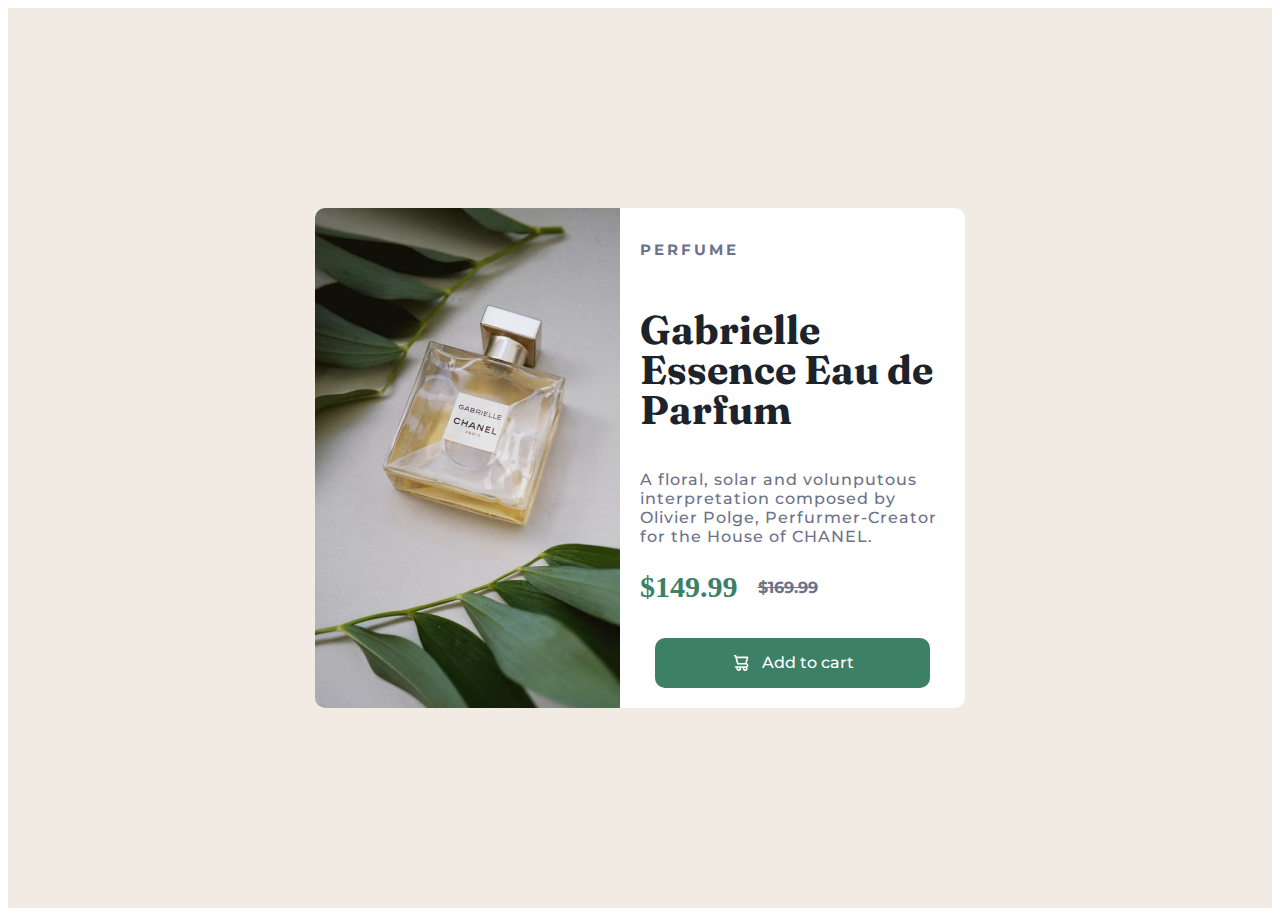
<file: Newbie/challange-01/index.html>
<!DOCTYPE html>
<html lang="en">
  <head>
    <meta charset="UTF-8" />
    <meta http-equiv="X-UA-Compatible" content="IE=edge" />
    <meta name="viewport" content="width=device-width, initial-scale=1.0" />
    <link rel="stylesheet" href="../challange-01/css/style.css" />
    <link rel="stylesheet" href="../challange-01/css/reset.css" />
    <link rel="stylesheet" href="../challange-01/css/responsive.css">
    <title>Gabrielle eau</title>
  </head>
  <body>
    <div class="main-container">
      <div class="main-card">
        <div class="left-side"></div>

        <div class="right-side">
          <h2 class="left-first-title">PERFUME</h2>
          <h1 class="left-second-title">Gabrielle Essence Eau de Parfum</h1>
          <p class="left-text">
            A floral, solar and volunputous interpretation composed by Olivier
            Polge, Perfurmer-Creator for the House of CHANEL.
          </p>
          <div class="left-price">
            <span class="discount">$149.99</span>
            <span class="full-price">$169.99</span>
          </div>

          <div class="cart-place">
          <div class="cart-button">
            <p>Add to cart</p>
          </div>
        </div>
        </div>
      </div>
    </div>
  </body>
</html>
</file>
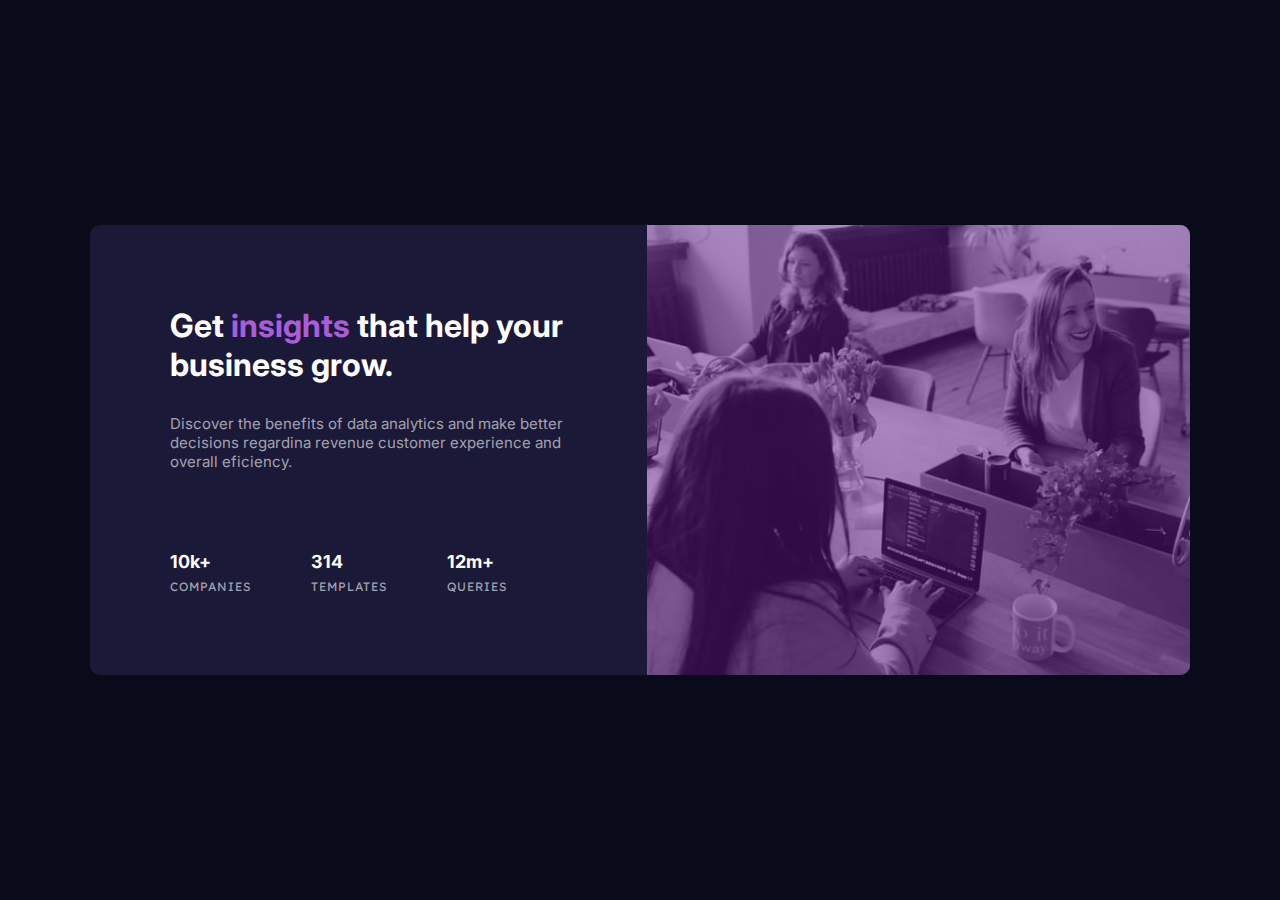
<file: Newbie/challange-02/index.html>
<!DOCTYPE html>
<html lang="en">
  <head>
    <meta charset="UTF-8" />
    <meta http-equiv="X-UA-Compatible" content="IE=edge" />
    <meta name="viewport" content="width=device-width, initial-scale=1.0" />
    <title>Stats preview card component</title>
    <link rel="stylesheet" href="../challange-02/css/reset.css" />
    <link rel="stylesheet" href="../challange-02/css/style.css" />
    <link rel="stylesheet" href="../challange-02/css/responsive.css" />
    <link rel="stylesheet" href="../challange-02/css/variables.css" />
  </head>
  <body>
    <main class="whole-content">
      <div class="main-container">
        <div class="main-card">
          <div class="left-side">
            <h1 class="left-side-title">
              Get <span class="insights">insights</span>
              that help your business grow.
            </h1>

            <p class="left-side-paragraph">
              Discover the benefits of data analytics and make better decisions
              regardina revenue customer experience and overall eficiency.
            </p>

            <div class="left-side-stats">
              <div class="stats">
                <h1 class="quantity">10k+</h1>
                <span class="category">COMPANIES</span>
              </div>

              <div class="stats">
                <h1 class="quantity">314</h1>
                <span class="category">TEMPLATES</span>
              </div>

              <div class="stats">
                <h1 class="quantity">12m+</h1>
                <span class="category">QUERIES</span>
              </div>
            </div>
          </div>

          <div class="right-side">
            <div class="img-placeholder"></div>
          </div>
        </div>
      </div>
    </main>
  </body>
</html>
</file>
<file: Newbie/challange-01/css/style.css>
@import url('https://fonts.googleapis.com/css2?family=Fraunces:opsz,wght@9..144,700&family=Montserrat:wght@500;700&display=swap');

:root{  
    --bg-main: hsl(30, 38%, 92%);
    --dark-green: hsl(158, 36%, 37%);
    --bg-card: hsl(0, 0%, 100%);
    --dark-blue: hsl(212, 21%, 14%);
    --dark-grey: hsl(228, 12%, 48%);
}

.main-container {
    width: 100%;
    height: 100vh;
    display: flex;
    align-items: center;
    justify-content: center;
    background-color: var(--bg-main);
}

.main-card {
    border-radius: 10px;
    overflow: hidden;
    background-color: var(--bg-card);
    display: flex;
    width: 650px;
    height: 500px;
   
}

.left-side {
    background-image: url(../images/image-product-desktop.jpg);
    background-position: center;
    background-size: cover;
    background-repeat: no-repeat;
    display: flex;
    flex: 1;
}


.right-side {
    padding: 20px;
    justify-content: space-between;
    flex-direction: column;
    display: flex;
    flex: 1;
}

.left-first-title {
    margin-bottom: 10px;
    font-size: 15px;
    letter-spacing: 3px;
    color: var(--dark-grey);
    font-family: 'Montserrat', sans-serif;
    font-weight: 700;
}

.left-second-title {
    color: var(--dark-blue);
    line-height: 40px;
    font-size: 40px;
    margin-bottom: 10px;
    font-family: 'Fraunces', serif;
}

.left-text {
    margin-bottom: 10px;
    letter-spacing: 1px;
    color: var(--dark-grey);
    font-family: 'Montserrat', sans-serif;
    font-weight: 500;
}

.left-price {
    display: flex;
    align-items: center;
}

.left-price .discount {
    font-weight: 700;
    color: var(--dark-green);
    font-size: 30px;
    margin-right: 20px;
}

.left-price .full-price {
    font-weight: 700;
    color: var(--dark-grey);
    font-family: 'Montserrat', sans-serif;
    text-decoration: line-through;
}

.cart-button {
    display: flex;
    justify-content: center;
    align-items: center;
    width: 90%;
    border-radius: 10px;
    color: var(--bg-card);
    margin-top: 20px;
    background-color: var(--dark-green);
    height: 50px;
}

.cart-place {
    display: flex;
    justify-content: center;
    align-items: center;

}

.cart-button p {
    font-weight: 500;
    font-family: 'Montserrat', sans-serif;
    display: flex;
}

.cart-button p::before {
    content: '';
    background-image: url(../images/icon-cart.svg);
    background-repeat: no-repeat;
    background-position: center;
    width: 20px;
    display: inline-block;
    height: 20px;
    margin-right: 10px;
}
</file>
<file: Newbie/challange-01/css/responsive.css>
@media (max-width: 950px) {
    .main-card {
        width: 100vw;
        height: 100vh;
        display: flex;
        flex-direction: column;
        justify-content: center;
        align-items: center;
    }

    .left-side {
    background-image: url(../images/image-product-desktop.jpg);
     height: 100%;
     width: 100vw;
     display: flex;
     flex: 1;
    }

}
</file>
<file: Newbie/challange-02/css/style.css>
@import url("https://fonts.googleapis.com/css2?family=Inter:wght@400;700&family=Lexend+Deca&display=swap");

.whole-content {
  display: flex;
  justify-content: center;
  align-items: center;
  height: 100vh;
  width: 100vw;
  background-color: var(--very-dark-blue);
}

.main-card {
  justify-content: center;
  align-items: center;
  display: flex;
  overflow: hidden;
  border-radius: 10px;
  background-color: var(--dark-desaturated-blue);
  width: 1100px;
  height: 50vh;
}

.left-side {
  justify-content: center;
  flex-direction: column;
  display: flex;
}

.right-side {
    content: "";
  position: relative;
  background-image: url("../images/image-header-desktop.jpg");
  background-repeat: no-repeat;
  background-size: cover;
  width: 100%;
  height: 100%;
}

.img-placeholder {
  background-color: hsl(277, 74%, 31%, 0.5);
  position: absolute;
  width: 100vh;
  height: 100vh;
}

.left-side-title {
  font-family: "Inter", sans-serif;
  margin-bottom: 30px;
  padding: 0 80px 0 80px;
  color: var(--solid-white);
}

.left-side-paragraph {
  font-size: 15px;
  font-family: "Inter", sans-serif;
  margin-bottom: 30px;
  padding: 0 80px 0 80px;
  color: var(--alt-transparent-white);
}

.left-side-stats {
  padding: 0 80px 0 80px;
  display: flex;
  justify-content: flex-start;
  align-items: center;
}

.stats {
  margin: 30px 60px 0 0;
  justify-content: flex-start;
  display: flex;
  flex-direction: column;
}

.quantity {
  font-family: "Inter", sans-serif;
  font-size: 18px;
  margin-top: 20px;
  margin-bottom: 7px;
  color: var(--solid-white);
}

.category {
  letter-spacing: 1px;
  font-size: 12px;
  font-family: "Lexend Deca", sans-serif;
  color: var(--alt-transparent-white);
}

.insights {
  color: var(--soft-violet);
}
</file>
<file: Newbie/challange-02/css/responsive.css>
@media (max-width: 600px) {
  .main-card {
    width: 80vw;
    height: 80vh;
    display: flex;
    flex-direction: column-reverse;
    justify-content: center;
    align-items: center;
  }

    .left-side-title {
        margin-top: 50px;
    }

    .left-side-title {
        align-items: center;
    }

    .left-side-paragraph {
        align-items: center;
    }

  .left-side {
    padding: 0;
    display: flex;
    justify-content: center;
    align-items: center;
    flex-direction: column;
    
  }

  .left-side-stats {
    display: flex;
    justify-content: center;
    flex-direction: column;
    align-items: center;
    margin-bottom: 30px;
  }

  .stats {
    
    display: flex;
    justify-content: center;
    align-items: center;
  }
}
</file>
<file: Newbie/challange-02/css/variables.css>
:root {
    --very-dark-blue: hsl(233, 47%, 7%);
    --dark-desaturated-blue: hsl(244, 38%, 16%);
    --soft-violet: hsl(277, 64%, 61%);
    --solid-white: hsl(0, 0%, 100%);
    --transparent-white: hsla(0, 0%, 100%, 0.75);
    --alt-transparent-white: hsla(0, 0%, 100%, 0.6);

}

/* font-family: 'Inter', sans-serif;
font-family: 'Lexend Deca', sans-serif; */
</file>
